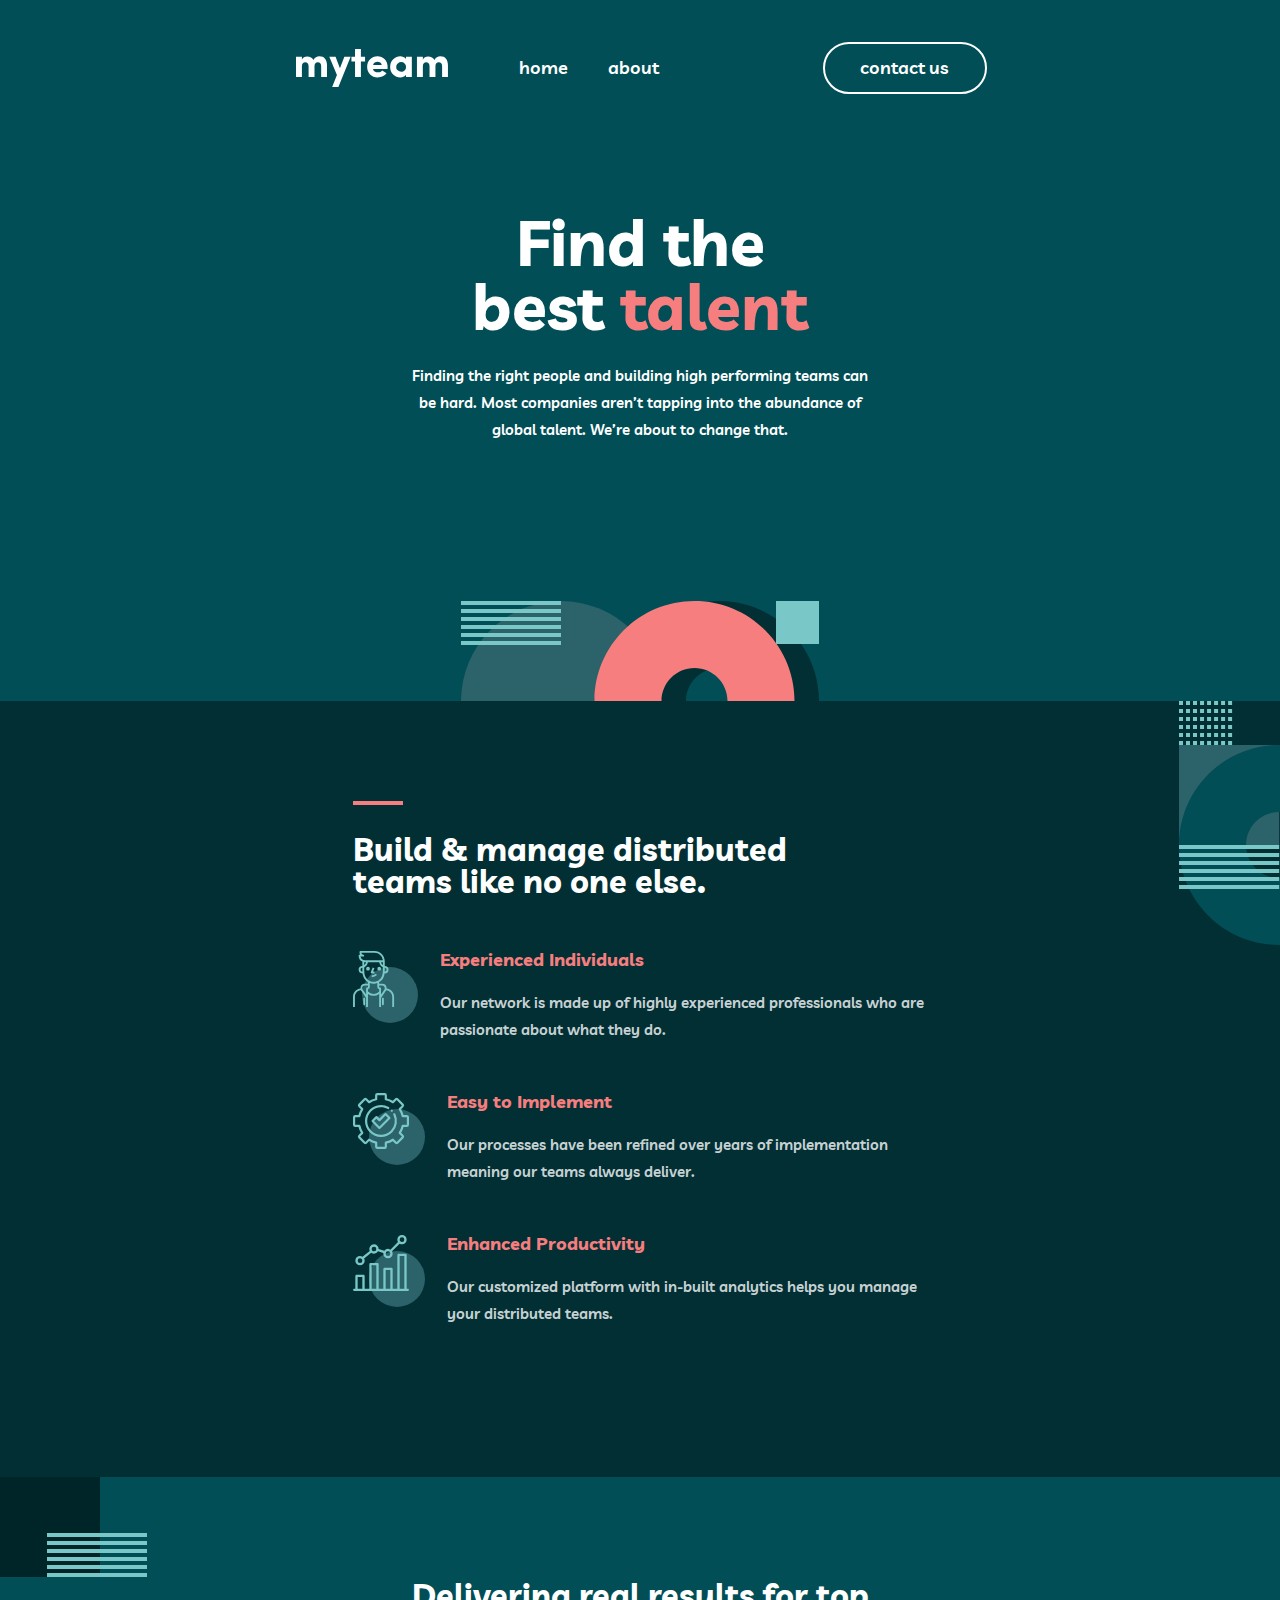
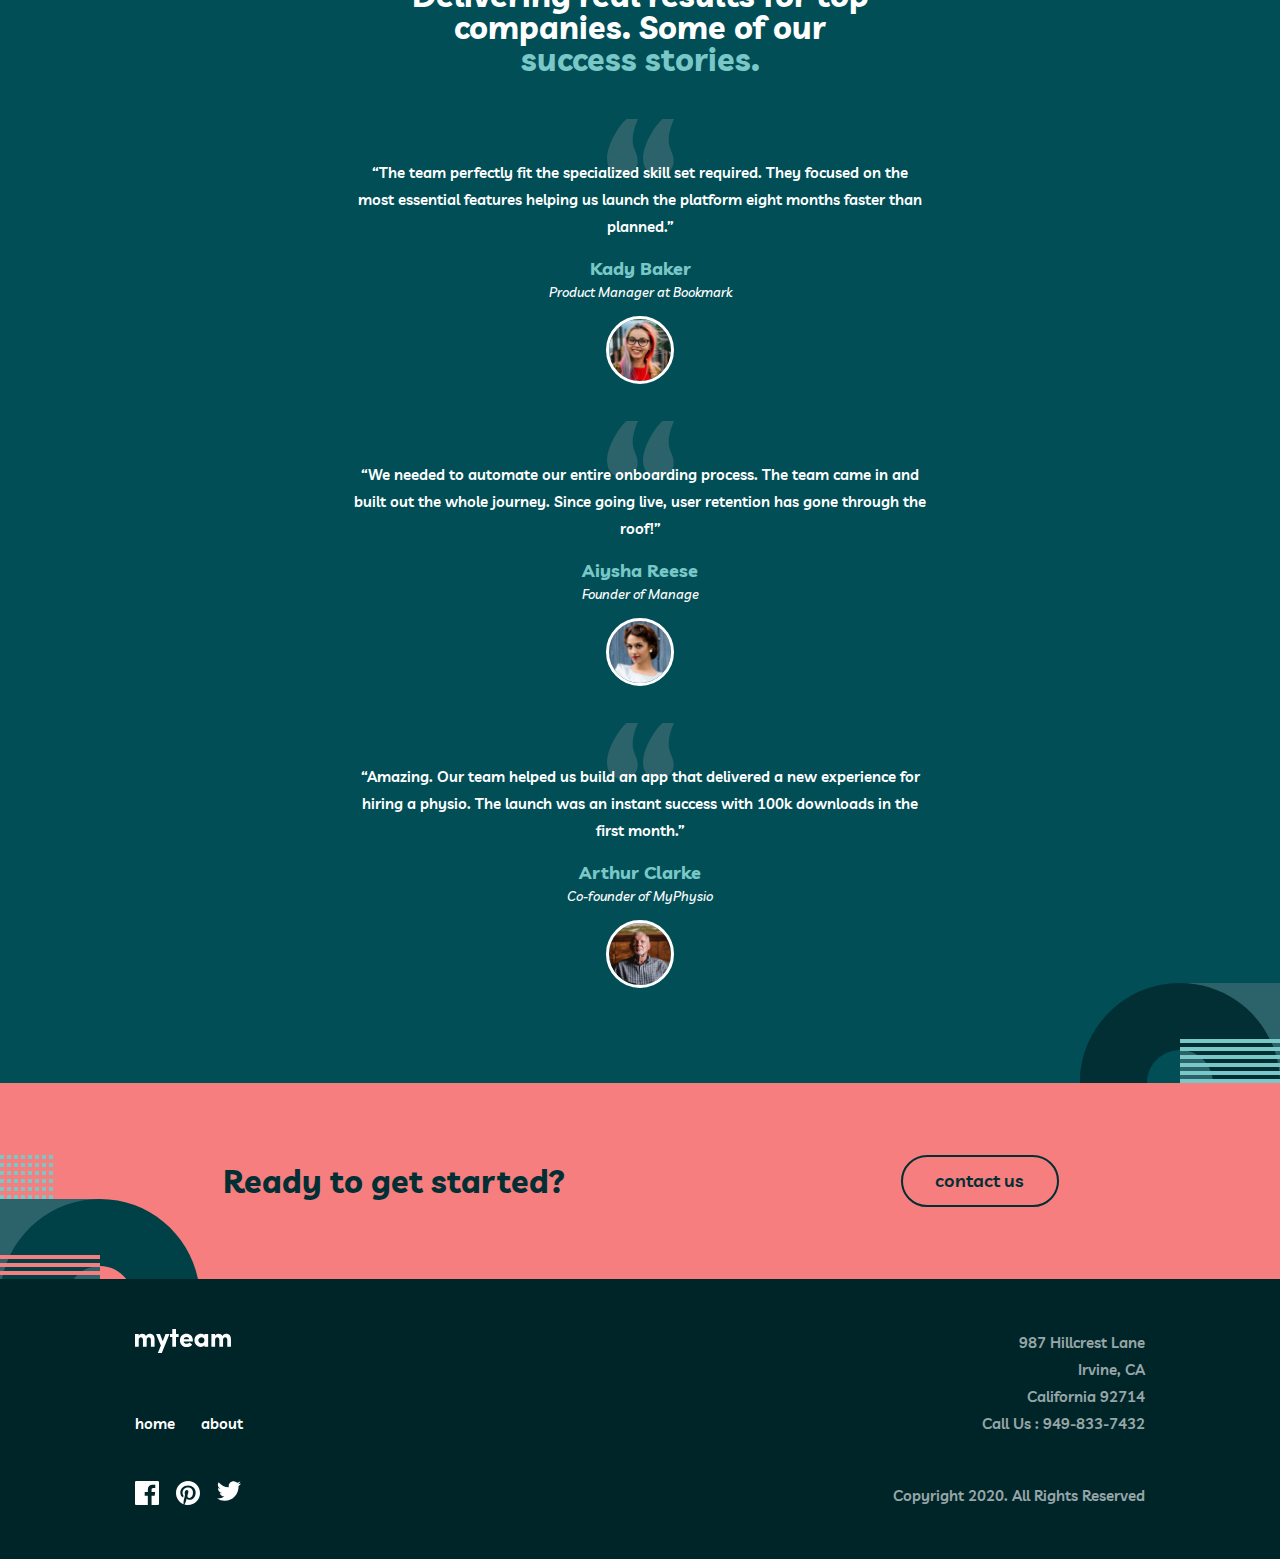
<file: index.html>
<!DOCTYPE html>
<html lang="en">
    <head>
      <meta charset="utf-8">
      <meta name="description" content="Exercise Frontend Mentor, myteam website challenge - Homepage">
      <meta name="viewport" content="width=device-width, initial-scale=1.0">
      <link rel="icon" type="image/png" sizes="32x32" href="./assets/favicon-32x32.png">
      <link rel="preconnect" href="https://fonts.googleapis.com">
      <link rel="preconnect" href="https://fonts.gstatic.com" crossorigin>
      <link href="https://fonts.googleapis.com/css2?family=Livvic:ital,wght@0,100;0,200;0,300;0,400;0,500;0,600;0,700;0,900;1,100;1,200;1,300;1,400;1,500;1,600;1,700;1,900&display=swap" rel="stylesheet">  
      <link href="styles.css" rel="stylesheet" type="text/css">
      <title>Frontend Mentor | myteam website challenge - Homepage</title>
    </head>
    <body>

      <div class="background"></div>

      <header class="container-header">

        <div class="container-menu">

          <img class="logo-header" src="./assets/logo.svg" alt="myteam logo">
          <button class="button button-menu"><img src="./assets/icon-hamburger.svg" alt="menu"></button>

          <nav class="menu">
            <ul class="list list-menu livvic-semiBold">
              <li class="li-menu"><a href="./index.html">home</a></li>
              <li class="li-menu"><a href="./about.html">about</a></li>
              <!-- <li class="li-menu"><button class="button button">contact us</button></li> -->
              <li class="li-menu"><a href="./contact.html" class="button-contact livvic-semiBold">contact us</a></li>
            </ul>
          </nav>          

        </div>

      </header>  
  

      <main class="main-container">

        <header class="main-header">

          <div class="container-main-header">
            <div class="line-header"></div>
            <h1 class="main-title livvic-Bold">Find the<br> best <span>talent</span></h1>
            <p class="text livvic-semiBold">Finding the right people and building high performing teams can 
            be hard. Most companies aren’t tapping into the abundance of global 
            talent. We’re about to change that.</p>     
          </div>

        </header>


        <article class="article-feature">

          <div class="container-article-feature">

            <div class="line-feature"></div>

            <h2 class="article-feature-title livvic-Bold">Build & manage distributed teams like no one else.</h2>

            <div class="display-section-feature-desktop">

              <section class="feature">
                <img class="feature-image" src="./assets/icon-person.svg" alt="person">
                <h3 class="feature-title livvic-Bold">Experienced Individuals</h3>
                <p class="text livvic-semiBold">Our network is made up of highly experienced professionals who are 
                passionate about what they do.</p>
              </section>

              <section class="feature">
                <img class="feature-image" src="./assets/icon-cog.svg" alt="cog">
                <h3 class="feature-title livvic-Bold">Easy to Implement</h3>
                <p class="text livvic-semiBold">Our processes have been refined over years of implementation meaning 
                our teams always deliver.</p>
              </section>

              <section class="feature">
                <img class="feature-image" src="./assets/icon-chart.svg" alt="chart">
                <h3 class="feature-title livvic-Bold">Enhanced Productivity</h3>
                <p class="text livvic-semiBold">Our customized platform with in-built analytics helps you manage your 
                distributed teams.</p>
              </section>

            </div>

          </div>

        </article>


        <article class="article-testimony">

          <div class="container-article-testimony">

            <h2 class="article-testimony-title livvic-Bold">Delivering real results for top companies. Some of our <span>success stories.</span></h2>

            <section class="testimony">
              <p class="text livvic-semiBold">“The team perfectly fit the specialized skill set required. They focused 
              on the most essential features helping us launch the platform eight months 
              faster than planned.”</p>
              <h4 class="title livvic-Bold">Kady Baker
              <span>Product Manager at Bookmark</span></h4>
              <img src="./assets/avatar-kady.jpg" alt="person" class="testimony-image">
            </section>

            <section class="testimony">
              <p class="text livvic-semiBold">“We needed to automate our entire onboarding process. The team came in and 
              built out the whole journey. Since going live, user retention has gone 
              through the roof!”</p>
              <h4 class="title livvic-Bold">Aiysha Reese
              <span>Founder of Manage</span></h4>
              <img src="./assets/avatar-aiysha.jpg" alt="person" class="testimony-image">
            </section>

            <section class="testimony">
              <p class="text livvic-semiBold">“Amazing. Our team helped us build an app that delivered a new experience for 
              hiring a physio. The launch was an instant success with 100k downloads in the 
              first month.”</p>
              <h4 class="title livvic-Bold">Arthur Clarke
              <span>Co-founder of MyPhysio</span></h4>
              <img  src="./assets/avatar-arthur.jpg" alt="person" class="testimony-image">
            </section>

          </div>            

        </article>

        <section class="ready">
          <div class="ready-container">
            <h2 class="ready-title livvic-Bold">Ready to get started?</h2>
            <a href="./contact.html" class="button-contact livvic-semiBold">contact us</a>        
          </div>
        </section>

      </main>
    

      <footer class="footer">

        <div class="container-footer">

          <img src="./assets/logo.svg" alt="" class="logo">

          <ul class="list list-footer livvic-semiBold">
            <li class="li-footer"><a href="index.html">home</a></li>
            <li class="li-footer"><a href="about.html">about</a></li>
          </ul>

          <address class="livvic-semiBold">
            <p class="text">987  Hillcrest Lane</p>
            <p class="text">Irvine, CA</p>
            <p class="text">California 92714</p>
            <p class="text">Call Us : 949-833-7432</p>
          </address>

          <ul class="list list-logo">

            <li class="li-logo"><svg xmlns="http://www.w3.org/2000/svg" width="24" height="24">
                                  <path d="M22.675 0H1.325C.593 0 0 .593 0 1.325v21.351C0 23.407.593 24 1.325 24H12.82v-9.294H9.692v-3.622h3.128V8.413c0-3.1 1.893-4.788 4.659-4.788 1.325 0 2.463.099 2.795.143v3.24l-1.918.001c-1.504 0-1.795.715-1.795 1.763v2.313h3.587l-.467 3.622h-3.12V24h6.116c.73 0 1.323-.593 1.323-1.325V1.325C24 .593 23.407 0 22.675 0z"/>
                                </svg></li>
            <li class="li-logo"><svg xmlns="http://www.w3.org/2000/svg" width="24" height="24">
                                  <path d="M12 0C5.373 0 0 5.372 0 12c0 5.084 3.163 9.426 7.627 11.174-.105-.949-.2-2.405.042-3.441.218-.937 1.407-5.965 1.407-5.965s-.359-.719-.359-1.782c0-1.668.967-2.914 2.171-2.914 1.023 0 1.518.769 1.518 1.69 0 1.029-.655 2.568-.994 3.995-.283 1.194.599 2.169 1.777 2.169 2.133 0 3.772-2.249 3.772-5.495 0-2.873-2.064-4.882-5.012-4.882-3.414 0-5.418 2.561-5.418 5.207 0 1.031.397 2.138.893 2.738a.36.36 0 01.083.345l-.333 1.36c-.053.22-.174.267-.402.161-1.499-.698-2.436-2.889-2.436-4.649 0-3.785 2.75-7.262 7.929-7.262 4.163 0 7.398 2.967 7.398 6.931 0 4.136-2.607 7.464-6.227 7.464-1.216 0-2.359-.631-2.75-1.378l-.748 2.853c-.271 1.043-1.002 2.35-1.492 3.146C9.57 23.812 10.763 24 12 24c6.627 0 12-5.373 12-12 0-6.628-5.373-12-12-12z"/>
                                </svg></li>
            <li class="li-logo"><svg xmlns="http://www.w3.org/2000/svg" width="24" height="20">
                                  <path d="M24 2.557a9.83 9.83 0 01-2.828.775A4.932 4.932 0 0023.337.608a9.864 9.864 0 01-3.127 1.195A4.916 4.916 0 0016.616.248c-3.179 0-5.515 2.966-4.797 6.045A13.978 13.978 0 011.671 1.149a4.93 4.93 0 001.523 6.574 4.903 4.903 0 01-2.229-.616c-.054 2.281 1.581 4.415 3.949 4.89a4.935 4.935 0 01-2.224.084 4.928 4.928 0 004.6 3.419A9.9 9.9 0 010 17.54a13.94 13.94 0 007.548 2.212c9.142 0 14.307-7.721 13.995-14.646A10.025 10.025 0 0024 2.557z"/>
                                </svg></li>
                                
          </ul>

          <p class="text copyright livvic-semiBold">Copyright 2020. All Rights Reserved</p>

        </div>

      </footer>


    <script src="./script.js"></script>

    </body>
</html>
</file>
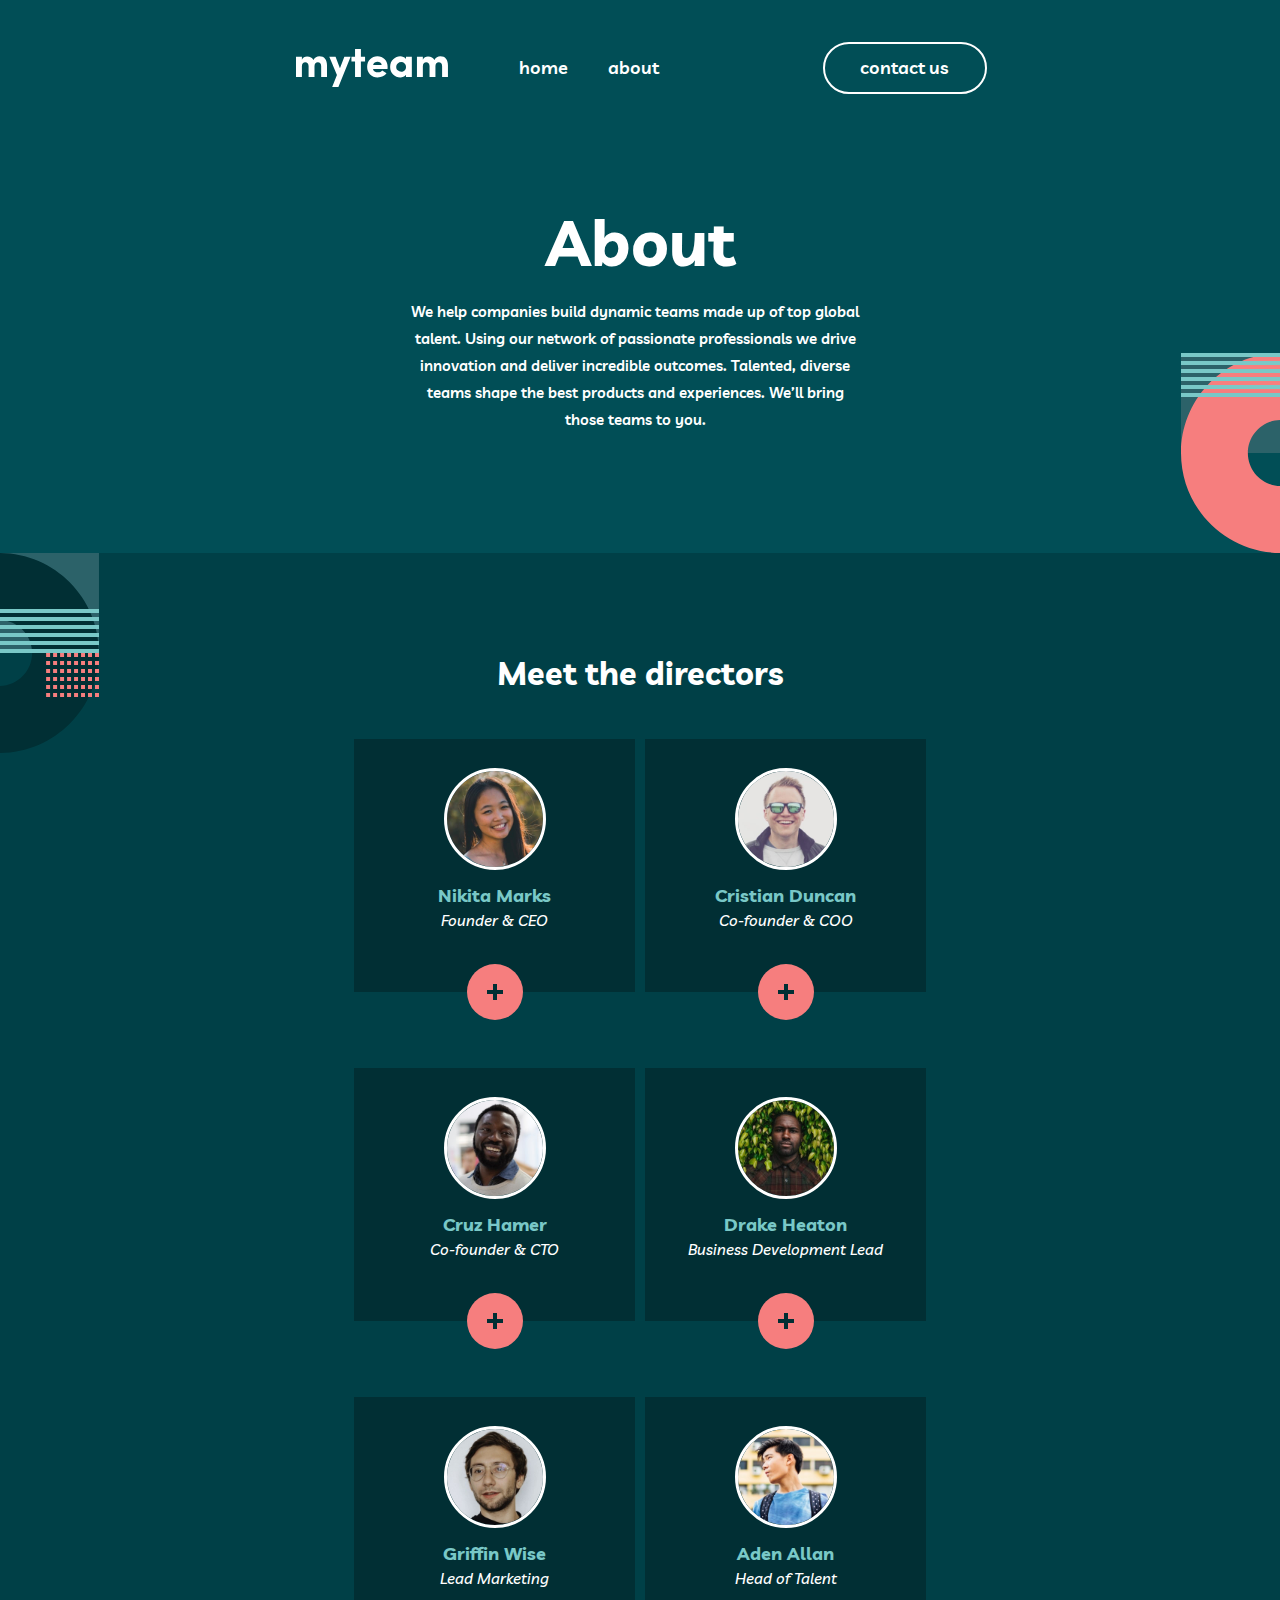
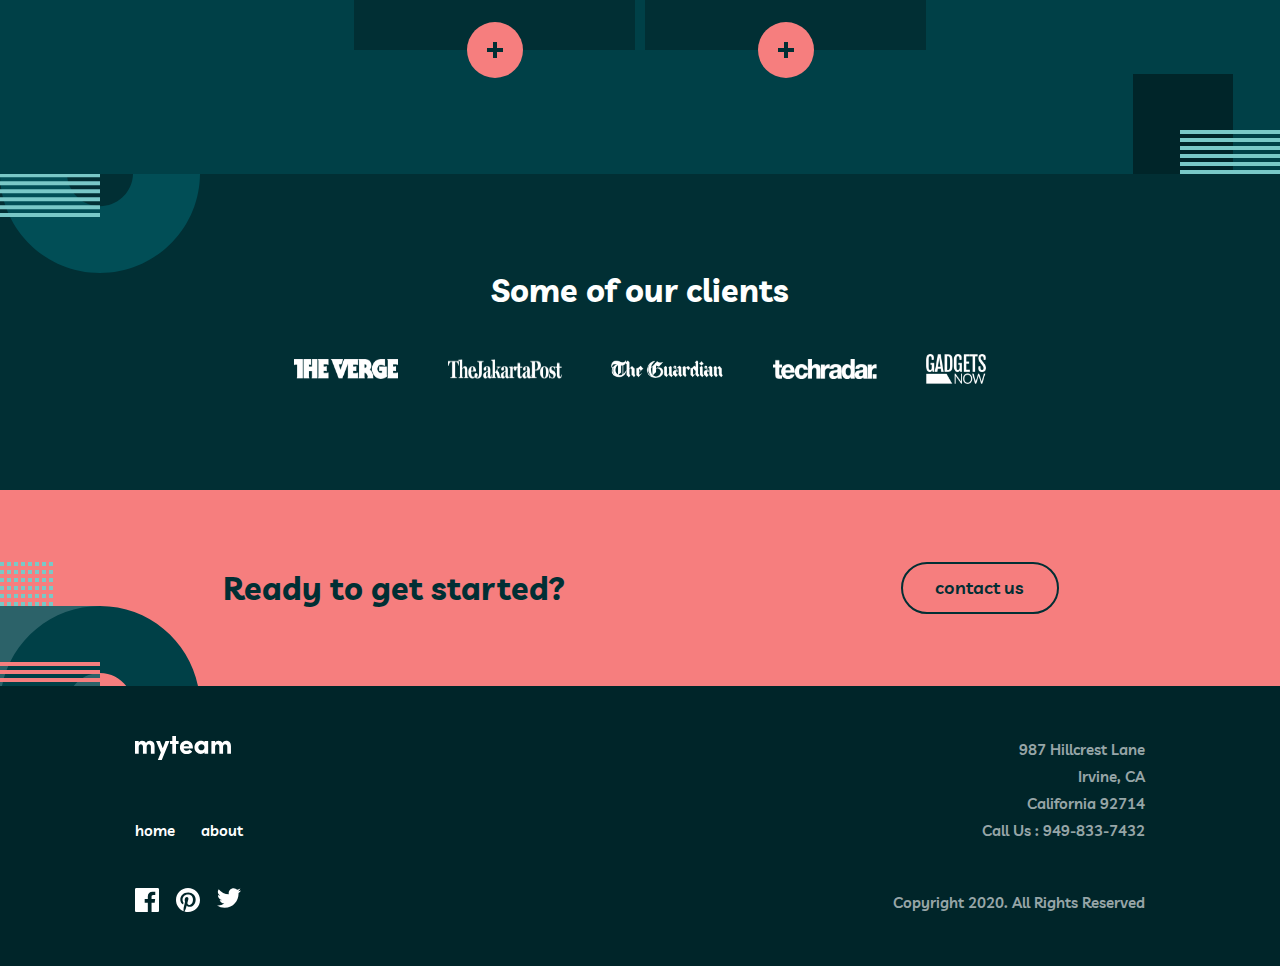
<file: about.html>
<!DOCTYPE html>
<html lang="en">
  <head>
    <meta charset="utf-8">
    <meta name="description" content="Exercise Frontend Mentor, myteam website challenge - About">
    <meta name="viewport" content="width=device-width, initial-scale=1.0">
    <link rel="icon" type="image/png" sizes="32x32" href="./assets/favicon-32x32.png">
    <link rel="preconnect" href="https://fonts.googleapis.com">
    <link rel="preconnect" href="https://fonts.gstatic.com" crossorigin>
    <link href="https://fonts.googleapis.com/css2?family=Livvic:ital,wght@0,100;0,200;0,300;0,400;0,500;0,600;0,700;0,900;1,100;1,200;1,300;1,400;1,500;1,600;1,700;1,900&display=swap" rel="stylesheet">  
    <link href="styles.css" rel="stylesheet" type="text/css">
    <title>Frontend Mentor | myteam website challenge - About</title>
  </head>
  <body class="about">

    <div class="background"></div>

    <header class="container-header">

      <div class="container-menu">
        <img class="logo-header" src="./assets/logo.svg" alt="myteam logo">
        <button class="button button-menu"><img src="./assets/icon-hamburger.svg" alt="menu"></button>
        <nav class="menu">
          <ul class="list list-menu livvic-semiBold">
            <li class="li-menu"><a href="./index.html">home</a></li>
            <li class="li-menu"><a href="./about.html">about</a></li>
            <li class="li-menu"><a href="./contact.html" class="button-contact">contact us</a></li>
          </ul>
        </nav>         
      </div>

    </header>


    <main class="main-container">

      <header class="main-header">
        <div class="container-main-header">
            <div class="line-header"></div>
          <h1 class="main-title livvic-Bold">About</h1>
          <p class="text livvic-semiBold">We help companies build dynamic teams made up of top global talent. 
          Using our network of passionate professionals we drive innovation 
          and deliver incredible outcomes. Talented, diverse teams shape the 
          best products and experiences. We’ll bring those teams to you.</p>     
        </div>
      </header>

      <article class="team">

        <h2 class="title-article livvic-Bold">Meet the directors</h2>

        <div class="container-member">

          <section class="member">
            <div class="container-member-avatar">
              <img src="./assets/avatar-nikita.jpg" alt="" class="image-member">
              <h3 class="title-member livvic-Bold">Nikita Marks
              <span class="">Founder & CEO</span></h3>
            </div>
            <div class="container-member-text">
              <h3 class="title-member livvic-Bold">Nikita Marks</h3>
              <p class="text livvic-semiBold">“It always amazes me how much talent there is in every corner of the globe.”</p>
              <ul class="list list-logo">
                <li class="li-logo"><svg xmlns="http://www.w3.org/2000/svg" width="24" height="20"><path d="M24 2.557a9.83 9.83 0 01-2.828.775A4.932 4.932 0 0023.337.608a9.864 9.864 0 01-3.127 1.195A4.916 4.916 0 0016.616.248c-3.179 0-5.515 2.966-4.797 6.045A13.978 13.978 0 011.671 1.149a4.93 4.93 0 001.523 6.574 4.903 4.903 0 01-2.229-.616c-.054 2.281 1.581 4.415 3.949 4.89a4.935 4.935 0 01-2.224.084 4.928 4.928 0 004.6 3.419A9.9 9.9 0 010 17.54a13.94 13.94 0 007.548 2.212c9.142 0 14.307-7.721 13.995-14.646A10.025 10.025 0 0024 2.557z"/></svg></li>
                <li class="li-logo"><svg xmlns="http://www.w3.org/2000/svg" width="20" height="20"><path d="M18 0H2C.9 0 0 .9 0 2v16c0 1.1.9 2 2 2h16c1.1 0 2-.9 2-2V2c0-1.1-.9-2-2-2zM6 17H3V8h3v9zM4.5 6.3c-1 0-1.8-.8-1.8-1.8s.8-1.8 1.8-1.8 1.8.8 1.8 1.8-.8 1.8-1.8 1.8zM17 17h-3v-5.3c0-.8-.7-1.5-1.5-1.5s-1.5.7-1.5 1.5V17H8V8h3v1.2c.5-.8 1.6-1.4 2.5-1.4 1.9 0 3.5 1.6 3.5 3.5V17z"/></svg></li>
              </ul>
            </div>
            <button class="button button-info"><svg xmlns="http://www.w3.org/2000/svg" width="16" height="16"><path fill="#012F34" fill-rule="evenodd" d="M10 0v5.999L16 6v4h-6v6H6v-6H0V6h6V0h4z"/></svg></button>
          </section>

          <section class="member">
            <div class="container-member-avatar">
              <img src="./assets/avatar-christian.jpg" alt="" class="image-member">
              <h3 class="title-member livvic-Bold">Cristian Duncan
              <span>Co-founder & COO</span></h3>
            </div>
            <div class="container-member-text">
              <h3 class="title-member livvic-Bold">Cristian Duncan</h3>
              <p class="text livvic-semiBold">“Distributed teams required unique processes. You need to approach work in a new way.”</p>
              <ul class="list list-logo">
                <li class="li-logo"><svg xmlns="http://www.w3.org/2000/svg" width="24" height="20"><path d="M24 2.557a9.83 9.83 0 01-2.828.775A4.932 4.932 0 0023.337.608a9.864 9.864 0 01-3.127 1.195A4.916 4.916 0 0016.616.248c-3.179 0-5.515 2.966-4.797 6.045A13.978 13.978 0 011.671 1.149a4.93 4.93 0 001.523 6.574 4.903 4.903 0 01-2.229-.616c-.054 2.281 1.581 4.415 3.949 4.89a4.935 4.935 0 01-2.224.084 4.928 4.928 0 004.6 3.419A9.9 9.9 0 010 17.54a13.94 13.94 0 007.548 2.212c9.142 0 14.307-7.721 13.995-14.646A10.025 10.025 0 0024 2.557z"/></svg></li>
                <li class="li-logo"><svg xmlns="http://www.w3.org/2000/svg" width="20" height="20"><path d="M18 0H2C.9 0 0 .9 0 2v16c0 1.1.9 2 2 2h16c1.1 0 2-.9 2-2V2c0-1.1-.9-2-2-2zM6 17H3V8h3v9zM4.5 6.3c-1 0-1.8-.8-1.8-1.8s.8-1.8 1.8-1.8 1.8.8 1.8 1.8-.8 1.8-1.8 1.8zM17 17h-3v-5.3c0-.8-.7-1.5-1.5-1.5s-1.5.7-1.5 1.5V17H8V8h3v1.2c.5-.8 1.6-1.4 2.5-1.4 1.9 0 3.5 1.6 3.5 3.5V17z"/></svg></li>
              </ul>
            </div>
            <button class="button button-info"><svg xmlns="http://www.w3.org/2000/svg" width="16" height="16"><path fill="#012F34" fill-rule="evenodd" d="M10 0v5.999L16 6v4h-6v6H6v-6H0V6h6V0h4z"/></svg></button>
          </section>

          <section class="member">
            <div class="container-member-avatar">
              <img src="./assets/avatar-cruz.jpg" alt="" class="image-member">
              <h3 class="title-member livvic-Bold">Cruz Hamer
              <span>Co-founder & CTO</span></h3>
            </div>
            <div class="container-member-text">
              <h3 class="title-member livvic-Bold">Cruz Hamer</h3>
              <p class="text livvic-semiBold">“Technology is at the forefront of enabling distributed teams. That's where we come in.”</p>
              <ul class="list list-logo">
                <li class="li-logo"><svg xmlns="http://www.w3.org/2000/svg" width="24" height="20"><path d="M24 2.557a9.83 9.83 0 01-2.828.775A4.932 4.932 0 0023.337.608a9.864 9.864 0 01-3.127 1.195A4.916 4.916 0 0016.616.248c-3.179 0-5.515 2.966-4.797 6.045A13.978 13.978 0 011.671 1.149a4.93 4.93 0 001.523 6.574 4.903 4.903 0 01-2.229-.616c-.054 2.281 1.581 4.415 3.949 4.89a4.935 4.935 0 01-2.224.084 4.928 4.928 0 004.6 3.419A9.9 9.9 0 010 17.54a13.94 13.94 0 007.548 2.212c9.142 0 14.307-7.721 13.995-14.646A10.025 10.025 0 0024 2.557z"/></svg></li>
                <li class="li-logo"><svg xmlns="http://www.w3.org/2000/svg" width="20" height="20"><path d="M18 0H2C.9 0 0 .9 0 2v16c0 1.1.9 2 2 2h16c1.1 0 2-.9 2-2V2c0-1.1-.9-2-2-2zM6 17H3V8h3v9zM4.5 6.3c-1 0-1.8-.8-1.8-1.8s.8-1.8 1.8-1.8 1.8.8 1.8 1.8-.8 1.8-1.8 1.8zM17 17h-3v-5.3c0-.8-.7-1.5-1.5-1.5s-1.5.7-1.5 1.5V17H8V8h3v1.2c.5-.8 1.6-1.4 2.5-1.4 1.9 0 3.5 1.6 3.5 3.5V17z"/></svg></li>
              </ul>
            </div>
            <button class="button button-info"><svg xmlns="http://www.w3.org/2000/svg" width="16" height="16"><path fill="#012F34" fill-rule="evenodd" d="M10 0v5.999L16 6v4h-6v6H6v-6H0V6h6V0h4z"/></svg></button>
          </section>

          <section class="member">
            <div class="container-member-avatar">
              <img src="./assets/avatar-drake.jpg" alt="" class="image-member">
              <h3 class="title-member livvic-Bold">Drake Heaton
              <span>Business Development Lead</span></h3>
            </div>
            <div class="container-member-text">
              <h3 class="title-member livvic-Bold">Drake Heaton</h3>
              <p class="text livvic-semiBold">“Hiring similar people from similar backgrounds is a surefire way to stunt innovation.”</p>
              <ul class="list list-logo">
                <li class="li-logo"><svg xmlns="http://www.w3.org/2000/svg" width="24" height="20"><path d="M24 2.557a9.83 9.83 0 01-2.828.775A4.932 4.932 0 0023.337.608a9.864 9.864 0 01-3.127 1.195A4.916 4.916 0 0016.616.248c-3.179 0-5.515 2.966-4.797 6.045A13.978 13.978 0 011.671 1.149a4.93 4.93 0 001.523 6.574 4.903 4.903 0 01-2.229-.616c-.054 2.281 1.581 4.415 3.949 4.89a4.935 4.935 0 01-2.224.084 4.928 4.928 0 004.6 3.419A9.9 9.9 0 010 17.54a13.94 13.94 0 007.548 2.212c9.142 0 14.307-7.721 13.995-14.646A10.025 10.025 0 0024 2.557z"/></svg></li>
                <li class="li-logo"><svg xmlns="http://www.w3.org/2000/svg" width="20" height="20"><path d="M18 0H2C.9 0 0 .9 0 2v16c0 1.1.9 2 2 2h16c1.1 0 2-.9 2-2V2c0-1.1-.9-2-2-2zM6 17H3V8h3v9zM4.5 6.3c-1 0-1.8-.8-1.8-1.8s.8-1.8 1.8-1.8 1.8.8 1.8 1.8-.8 1.8-1.8 1.8zM17 17h-3v-5.3c0-.8-.7-1.5-1.5-1.5s-1.5.7-1.5 1.5V17H8V8h3v1.2c.5-.8 1.6-1.4 2.5-1.4 1.9 0 3.5 1.6 3.5 3.5V17z"/></svg></li>
              </ul>
            </div>
            <button class="button button-info"><svg xmlns="http://www.w3.org/2000/svg" width="16" height="16"><path fill="#012F34" fill-rule="evenodd" d="M10 0v5.999L16 6v4h-6v6H6v-6H0V6h6V0h4z"/></svg></button>
          </section>

          <section class="member">
            <div class="container-member-avatar">
              <img src="./assets/avatar-griffin.jpg" alt="" class="image-member">
              <h3 class="title-member livvic-Bold">Griffin Wise
              <span>Lead Marketing</span></h3>
            </div>
            <div class="container-member-text">
              <h3 class="title-member livvic-Bold">Griffin Wise</h3>
              <p class="text livvic-semiBold">“Unique perspectives shape unique products, which is what you need to survive these days.”</p>
              <ul class="list list-logo">
                <li class="li-logo"><svg xmlns="http://www.w3.org/2000/svg" width="24" height="20"><path d="M24 2.557a9.83 9.83 0 01-2.828.775A4.932 4.932 0 0023.337.608a9.864 9.864 0 01-3.127 1.195A4.916 4.916 0 0016.616.248c-3.179 0-5.515 2.966-4.797 6.045A13.978 13.978 0 011.671 1.149a4.93 4.93 0 001.523 6.574 4.903 4.903 0 01-2.229-.616c-.054 2.281 1.581 4.415 3.949 4.89a4.935 4.935 0 01-2.224.084 4.928 4.928 0 004.6 3.419A9.9 9.9 0 010 17.54a13.94 13.94 0 007.548 2.212c9.142 0 14.307-7.721 13.995-14.646A10.025 10.025 0 0024 2.557z"/></svg></li>
                <li class="li-logo"><svg xmlns="http://www.w3.org/2000/svg" width="20" height="20"><path d="M18 0H2C.9 0 0 .9 0 2v16c0 1.1.9 2 2 2h16c1.1 0 2-.9 2-2V2c0-1.1-.9-2-2-2zM6 17H3V8h3v9zM4.5 6.3c-1 0-1.8-.8-1.8-1.8s.8-1.8 1.8-1.8 1.8.8 1.8 1.8-.8 1.8-1.8 1.8zM17 17h-3v-5.3c0-.8-.7-1.5-1.5-1.5s-1.5.7-1.5 1.5V17H8V8h3v1.2c.5-.8 1.6-1.4 2.5-1.4 1.9 0 3.5 1.6 3.5 3.5V17z"/></svg></li>
              </ul>
            </div>
            <button class="button button-info"><svg xmlns="http://www.w3.org/2000/svg" width="16" height="16"><path fill="#012F34" fill-rule="evenodd" d="M10 0v5.999L16 6v4h-6v6H6v-6H0V6h6V0h4z"/></svg></button>
          </section>

          <section class="member">
            <div class="container-member-avatar">
              <img src="./assets/avatar-aden.jpg" alt="" class="image-member">
              <h3 class="title-member livvic-Bold">Aden Allan
              <span>Head of Talent</span></h3>
            </div>
            <div class="container-member-text">
              <h3 class="title-member livvic-Bold">Aden Allan</h3>
              <p class="text livvic-semiBold">“Empowered teams create truly amazing products. Set the north star and let them follow it.”</p>
              <ul class="list list-logo">
                <li class="li-logo"><svg xmlns="http://www.w3.org/2000/svg" width="24" height="20"><path d="M24 2.557a9.83 9.83 0 01-2.828.775A4.932 4.932 0 0023.337.608a9.864 9.864 0 01-3.127 1.195A4.916 4.916 0 0016.616.248c-3.179 0-5.515 2.966-4.797 6.045A13.978 13.978 0 011.671 1.149a4.93 4.93 0 001.523 6.574 4.903 4.903 0 01-2.229-.616c-.054 2.281 1.581 4.415 3.949 4.89a4.935 4.935 0 01-2.224.084 4.928 4.928 0 004.6 3.419A9.9 9.9 0 010 17.54a13.94 13.94 0 007.548 2.212c9.142 0 14.307-7.721 13.995-14.646A10.025 10.025 0 0024 2.557z"/></svg></li>
                <li class="li-logo"><svg xmlns="http://www.w3.org/2000/svg" width="20" height="20"><path d="M18 0H2C.9 0 0 .9 0 2v16c0 1.1.9 2 2 2h16c1.1 0 2-.9 2-2V2c0-1.1-.9-2-2-2zM6 17H3V8h3v9zM4.5 6.3c-1 0-1.8-.8-1.8-1.8s.8-1.8 1.8-1.8 1.8.8 1.8 1.8-.8 1.8-1.8 1.8zM17 17h-3v-5.3c0-.8-.7-1.5-1.5-1.5s-1.5.7-1.5 1.5V17H8V8h3v1.2c.5-.8 1.6-1.4 2.5-1.4 1.9 0 3.5 1.6 3.5 3.5V17z"/></svg></li>
              </ul>
            </div>
            <button class="button button-info"><svg xmlns="http://www.w3.org/2000/svg" width="16" height="16"><path fill="#012F34" fill-rule="evenodd" d="M10 0v5.999L16 6v4h-6v6H6v-6H0V6h6V0h4z"/></svg></button>
          </section>

        </div>

      </article>

      <article class="clients">

        <h2 class="title-article livvic-Bold">Some of our clients</h2>

        <div class="container-clients-logo">

          <div class="container-logo-client">
            <img src="./assets/logo-the-verge.png" alt="logothe-verge" class="client-image">
          </div>

          <div class="container-logo-client">
            <img src="./assets/logo-jakarta-post.png" alt="logo jakarta-post" class="client-image">
          </div>

          <div class="container-logo-client">
            <img src="./assets/logo-the-guardian.png" alt="logo the-guardian" class="client-image">
          </div>

          <div class="container-logo-client">
            <img src="./assets/logo-tech-radar.png" alt="logo tech-radar" class="client-image">
          </div>

          <div class="container-logo-client">
            <img src="./assets/logo-gadgets-now.png" alt="logo gadgets-now" class="client-image">
          </div>   

        </div>

      </article>

      <section class="ready">
        <div class="ready-container">
          <h2 class="ready-title livvic-Bold">Ready to get started?</h2>
          <a href="./contact.html" class="button-contact livvic-semiBold">contact us</a>            
        </div>
      </section>

    </main>
  

    <footer class="footer">

      <div class="container-footer">

        <img src="./assets/logo.svg" alt="" class="logo">

        <ul class="list list-footer livvic-semiBold">
          <li class="li-footer"><a href="index.html">home</a></li>
          <li class="li-footer"><a href="about.html">about</a></li>
        </ul>

        <address class="livvic-semiBold">
          <p class="text">987  Hillcrest Lane</p>
          <p class="text">Irvine, CA</p>
          <p class="text">California 92714</p>
          <p class="text">Call Us : 949-833-7432</p>
        </address>

        <ul class="list list-logo">
          <li class="li-logo"><svg xmlns="http://www.w3.org/2000/svg" width="24" height="24">
                                <path d="M22.675 0H1.325C.593 0 0 .593 0 1.325v21.351C0 23.407.593 24 1.325 24H12.82v-9.294H9.692v-3.622h3.128V8.413c0-3.1 1.893-4.788 4.659-4.788 1.325 0 2.463.099 2.795.143v3.24l-1.918.001c-1.504 0-1.795.715-1.795 1.763v2.313h3.587l-.467 3.622h-3.12V24h6.116c.73 0 1.323-.593 1.323-1.325V1.325C24 .593 23.407 0 22.675 0z"/>
                              </svg></li>
          <li class="li-logo"><svg xmlns="http://www.w3.org/2000/svg" width="24" height="24">
                                <path d="M12 0C5.373 0 0 5.372 0 12c0 5.084 3.163 9.426 7.627 11.174-.105-.949-.2-2.405.042-3.441.218-.937 1.407-5.965 1.407-5.965s-.359-.719-.359-1.782c0-1.668.967-2.914 2.171-2.914 1.023 0 1.518.769 1.518 1.69 0 1.029-.655 2.568-.994 3.995-.283 1.194.599 2.169 1.777 2.169 2.133 0 3.772-2.249 3.772-5.495 0-2.873-2.064-4.882-5.012-4.882-3.414 0-5.418 2.561-5.418 5.207 0 1.031.397 2.138.893 2.738a.36.36 0 01.083.345l-.333 1.36c-.053.22-.174.267-.402.161-1.499-.698-2.436-2.889-2.436-4.649 0-3.785 2.75-7.262 7.929-7.262 4.163 0 7.398 2.967 7.398 6.931 0 4.136-2.607 7.464-6.227 7.464-1.216 0-2.359-.631-2.75-1.378l-.748 2.853c-.271 1.043-1.002 2.35-1.492 3.146C9.57 23.812 10.763 24 12 24c6.627 0 12-5.373 12-12 0-6.628-5.373-12-12-12z"/>
                              </svg></li>
          <li class="li-logo"><svg xmlns="http://www.w3.org/2000/svg" width="24" height="20">
                                <path d="M24 2.557a9.83 9.83 0 01-2.828.775A4.932 4.932 0 0023.337.608a9.864 9.864 0 01-3.127 1.195A4.916 4.916 0 0016.616.248c-3.179 0-5.515 2.966-4.797 6.045A13.978 13.978 0 011.671 1.149a4.93 4.93 0 001.523 6.574 4.903 4.903 0 01-2.229-.616c-.054 2.281 1.581 4.415 3.949 4.89a4.935 4.935 0 01-2.224.084 4.928 4.928 0 004.6 3.419A9.9 9.9 0 010 17.54a13.94 13.94 0 007.548 2.212c9.142 0 14.307-7.721 13.995-14.646A10.025 10.025 0 0024 2.557z"/>
                              </svg></li>          
        </ul>
        <p class="text copyright livvic-semiBold">Copyright 2020. All Rights Reserved</p>

      </div>

    </footer>

  <script src="./script.js"></script>

  </body>
</html>
</file>
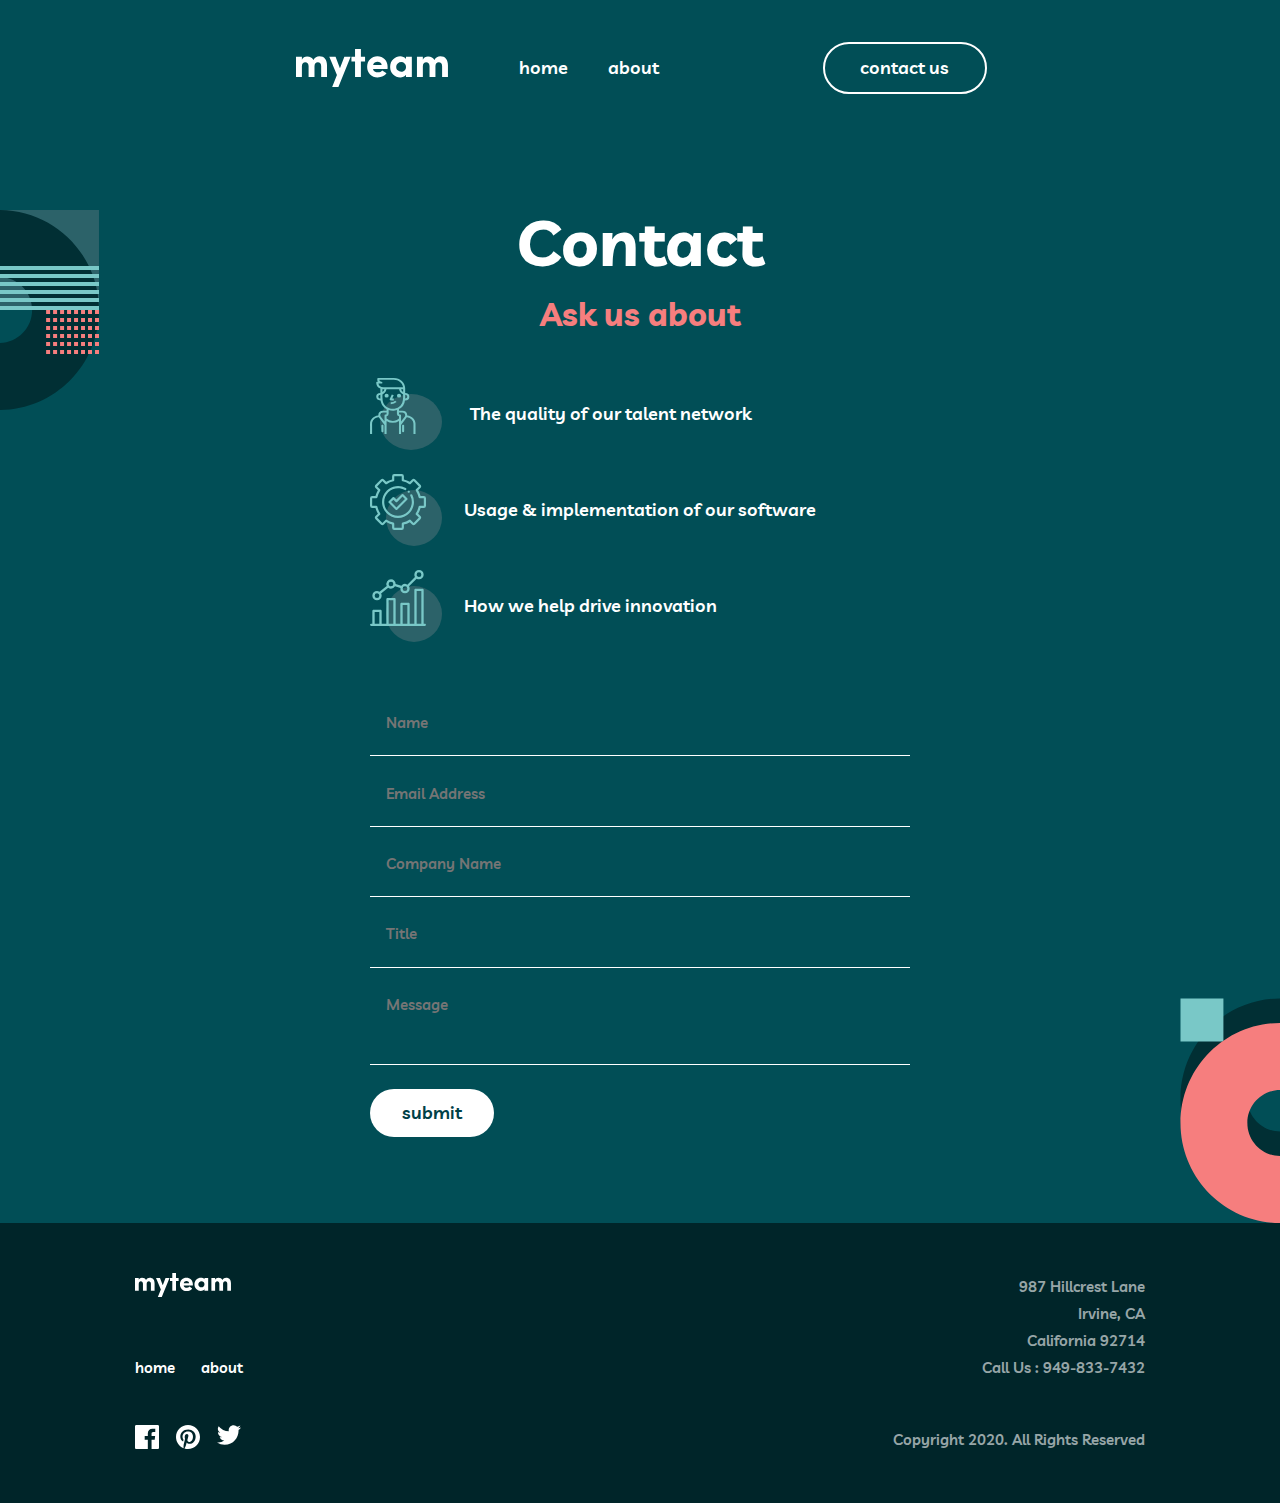
<file: contact.html>
<!DOCTYPE html>
<html lang="en">
  <head>
    <meta charset="utf-8">
    <meta name="description" content="Exercise Frontend Mentor, myteam website challenge - Contact">
    <meta name="viewport" content="width=device-width, initial-scale=1.0">
    <link rel="icon" type="image/png" sizes="32x32" href="./assets/favicon-32x32.png">
    <link rel="preconnect" href="https://fonts.googleapis.com">
    <link rel="preconnect" href="https://fonts.gstatic.com" crossorigin>
    <link href="https://fonts.googleapis.com/css2?family=Livvic:ital,wght@0,100;0,200;0,300;0,400;0,500;0,600;0,700;0,900;1,100;1,200;1,300;1,400;1,500;1,600;1,700;1,900&display=swap" rel="stylesheet">  
    <link href="styles.css" rel="stylesheet" type="text/css">
    <title>Frontend Mentor | myteam website challenge - Contact</title>
  </head>
  <body class="contact">

    <div class="background"></div>

    <header class="container-header">

      <div class="container-menu">
        <img class="logo-header" src="./assets/logo.svg" alt="myteam logo">
        <button class="button button-menu"><img src="./assets/icon-hamburger.svg" alt="menu"></button>
        <nav class="menu">
          <ul class="list list-menu livvic-semiBold">
            <li class="li-menu"><a href="./index.html">home</a></li>
            <li class="li-menu"><a href="./about.html">about</a></li>
            <li class="li-menu"><a href="./contact.html" class="button-contact">contact us</a></li>
          </ul>
        </nav>         
      </div>

    </header>


    <main class="main-contact">

      <div class="container-info">

        <article class="info">

          <h2 class="info-title livvic-Bold">Contact</h2>

          <p class="text livvic-Bold">Ask us about</p>

          <div class="section-info">
            <img src="./assets/icon-person.svg" alt="" class="image-info">
            <p class="text livvic-semiBold">The quality of our talent network</p>
          </div>

          <div class="section-info">
            <img src="./assets/icon-cog.svg" alt="" class="image-info">
            <p class="text livvic-semiBold">Usage & implementation of our software</p>
          </div>

          <div class="section-info">
            <img src="./assets/icon-chart.svg" alt="" class="image-info">
            <p class="text livvic-semiBold">How we help drive innovation</p>
          </div>

        </article>

        <form id="myForm" action="./contact.html" novalidate>

          <div class="container-input">
            <input class="input livvic-semiBold" type="text" name="name" minlength="2" maxlength="26" id="" placeholder="Name" required>
            <span class="error livvic-semiBold"></span>          
          </div>

          <div class="container-input">
            <input class="input livvic-semiBold" type="email" name="email" id="" placeholder="Email Address" required>            
            <span class="error livvic-semiBold"></span>          
          </div>

          <div class="container-input">
            <input class="input livvic-semiBold" type="text" name="company" minlength="2" maxlength="26" id="" placeholder="Company Name" required>
            <span class="error livvic-semiBold"></span>          
          </div>

          <div class="container-input">
            <input class="input livvic-semiBold" type="text" name="title" minlength="2" maxlength="26" id=""  placeholder="Title" required>
            <span class="error livvic-semiBold"></span>          
          </div>
          
          <div class="container-input">
            <textarea class="input livvic-semiBold" name="message" minlength="5" maxlength="250" id="" placeholder="Message" required></textarea>
            <span class="error livvic-semiBold"></span>          
          </div>

          <button class="button button-submit livvic-semiBold" type="submit" form="myForm">submit</button>

        </form>

      </div>

    </main>


    <footer class="footer">

      <div class="container-footer">

        <img src="./assets/logo.svg" alt="" class="logo">

        <ul class="list list-footer livvic-semiBold">
          <li class="li-footer"><a href="index.html">home</a></li>
          <li class="li-footer"><a href="about.html">about</a></li>
        </ul>

        <address class="livvic-semiBold">
          <p class="text">987  Hillcrest Lane</p>
          <p class="text">Irvine, CA</p>
          <p class="text">California 92714</p>
          <p class="text">Call Us : 949-833-7432</p>
        </address>

        <ul class="list list-logo">
          <li class="li-logo"><svg xmlns="http://www.w3.org/2000/svg" width="24" height="24">
                                <path d="M22.675 0H1.325C.593 0 0 .593 0 1.325v21.351C0 23.407.593 24 1.325 24H12.82v-9.294H9.692v-3.622h3.128V8.413c0-3.1 1.893-4.788 4.659-4.788 1.325 0 2.463.099 2.795.143v3.24l-1.918.001c-1.504 0-1.795.715-1.795 1.763v2.313h3.587l-.467 3.622h-3.12V24h6.116c.73 0 1.323-.593 1.323-1.325V1.325C24 .593 23.407 0 22.675 0z"/>
                              </svg></li>
          <li class="li-logo"><svg xmlns="http://www.w3.org/2000/svg" width="24" height="24">
                                <path d="M12 0C5.373 0 0 5.372 0 12c0 5.084 3.163 9.426 7.627 11.174-.105-.949-.2-2.405.042-3.441.218-.937 1.407-5.965 1.407-5.965s-.359-.719-.359-1.782c0-1.668.967-2.914 2.171-2.914 1.023 0 1.518.769 1.518 1.69 0 1.029-.655 2.568-.994 3.995-.283 1.194.599 2.169 1.777 2.169 2.133 0 3.772-2.249 3.772-5.495 0-2.873-2.064-4.882-5.012-4.882-3.414 0-5.418 2.561-5.418 5.207 0 1.031.397 2.138.893 2.738a.36.36 0 01.083.345l-.333 1.36c-.053.22-.174.267-.402.161-1.499-.698-2.436-2.889-2.436-4.649 0-3.785 2.75-7.262 7.929-7.262 4.163 0 7.398 2.967 7.398 6.931 0 4.136-2.607 7.464-6.227 7.464-1.216 0-2.359-.631-2.75-1.378l-.748 2.853c-.271 1.043-1.002 2.35-1.492 3.146C9.57 23.812 10.763 24 12 24c6.627 0 12-5.373 12-12 0-6.628-5.373-12-12-12z"/>
                              </svg></li>
          <li class="li-logo"><svg xmlns="http://www.w3.org/2000/svg" width="24" height="20">
                                <path d="M24 2.557a9.83 9.83 0 01-2.828.775A4.932 4.932 0 0023.337.608a9.864 9.864 0 01-3.127 1.195A4.916 4.916 0 0016.616.248c-3.179 0-5.515 2.966-4.797 6.045A13.978 13.978 0 011.671 1.149a4.93 4.93 0 001.523 6.574 4.903 4.903 0 01-2.229-.616c-.054 2.281 1.581 4.415 3.949 4.89a4.935 4.935 0 01-2.224.084 4.928 4.928 0 004.6 3.419A9.9 9.9 0 010 17.54a13.94 13.94 0 007.548 2.212c9.142 0 14.307-7.721 13.995-14.646A10.025 10.025 0 0024 2.557z"/>
                              </svg></li>          
        </ul>

        <p class="text copyright livvic-semiBold">Copyright 2020. All Rights Reserved</p>

      </div>

    </footer>

  <script src="./script.js"></script>

  </body>
</html>
</file>
<file: styles.css>
@import "styles-about.css";
@import "styles-contact.css";


:root{

  /* @link https://utopia.fyi/clamp/calculator?a=768,1440,16—48 */


  /*LIGHT*/
/* 
  --color-background-main-header: #F5F5F5;  
  --color-background-main: #FFF;  
  --color-text-textarea: #35393F; */

}


*{
  box-sizing: border-box;
  margin: 0;
  padding: 0;
}

body{
  min-width: 17.5rem;
  min-height: 100vh;         
}


/**TEXT**/

.livvic-semiBold {
  font-family: "Livvic", sans-serif;
  font-weight: 600;
  font-style: normal;
  font-size: 0.9375rem;
  line-height: 1.8;  
  color: #fff;
}

.livvic-Bold {
  font-family: "Livvic", sans-serif;
  font-weight: 700;
  font-style: normal;
  line-height: 1;  
  color: #fff;
}


/****/

img{
  display: block;
}

.button{
  display: block;
  background: transparent;
  border-style: none;
}

.button:hover{
  cursor: pointer;
  transition: all 0.5s;
}

.list{
  display: flex;
  flex-direction: column;
  list-style: none;
}

a{
  text-decoration: none;
  color: inherit;
}


/*HEADER*/

.container-header{
  background: #014E56;
  padding: 2.75rem clamp(0rem, 3rem + -12.8vw, 1rem) clamp(5.25rem, 3.2223rem + 8.6514vw, 7.375rem);
}

.container-menu{
  max-width: clamp(20.4375rem, -1.1512rem + 92.112vw, 43.0625rem);
  margin: 0 auto;
  display: flex;
  justify-content: space-between;
  align-items: center;
}

.logo-header{
  width: 8rem;
  height: 2rem;
}

.button-menu{
  width: 1.25rem;
  height: 1.125rem;
  position: relative;
  z-index: 11;
}

  /*MENU*/

.background{
  display: none;
  width: 100%;
  height: 100vh;
  background: hsla(0, 0%, 0%, 0.2);
  position: fixed;
  z-index: 1;
}

.menu{
  display: none;
  background: url('./assets/bg-pattern-about-1-mobile-nav-1.svg') no-repeat calc(100% + 6.25rem) 100%,
              #2C6269;
  width: 16rem;
  height: 100vh;
  position: absolute;
    top: 0;  right: 0;
  z-index: 10;
}

.list-menu{
  font-size: 1.125rem;
  padding: 7.375rem 0 0 3.125rem;
}

.li-menu{
  margin-bottom: 2rem;
}

.li-menu:hover{
  color: #F67E7E;
}

.li-menu .button-contact{
  display: block;
  align-content: center;
  text-align: center;
  width: 10rem;
  height: 3rem;
  border-radius: 1.5rem;
  font-size: 1.125rem;
  color: #fff;
  outline: 0.15rem solid #fff;
}

.li-menu .button-contact:hover{
  background: #fff;
  color: #2C6269;
  outline: 0.15rem solid #fff;
  transition: all 0.5s;

}


/*MAIN*/

.main-container{
  text-align: center;
}


  /*MAIN HEADER*/

.main-header{
  background: url('./assets/bg-pattern-home-2.svg') no-repeat center bottom,
              #014E56;
}

.container-main-header{
  max-width: clamp(20.4375rem, 12.5057rem + 33.8422vw, 28.75rem);
  margin: 0 auto;
  padding-bottom: clamp(12.375rem, 8.7968rem + 15.2672vw, 16.125rem);
}

.line-header{
  display: none;
}

.main-title{
  font-size: clamp(2.5rem, 1.0687rem + 6.1069vw, 4rem);
}

.main-title span{
  color: #F67E7E;
}

.main-header .text{
  margin-top: 1.5rem;
  line-height: 2;
}


  /*MAIN FEATURE*/

.article-feature{
  background: url('./assets/bg-pattern-home-3.svg') no-repeat calc(100% + 6.2rem) 0,
              #012F34;
  padding: clamp(3.875rem, 1.6088rem + 9.6692vw, 6.25rem) 0 clamp(4.375rem, 2.5859rem + 7.6336vw, 6.25rem);
  position: relative;
}

.line-feature{
  width: 3.125rem;
  height: 0.25rem;
  background: #F67E7E;
  position: absolute;
}

.container-article-feature{
  max-width: clamp(20.4375rem, 5.7071rem + 62.8499vw, 35.875rem);
  margin: 0 auto;
}

.article-feature-title{
  font-size: 2rem;
  text-align: left;
  max-width: clamp(15rem, 2.7743rem + 52.1628vw, 27.8125rem);
  margin-bottom: 3.375rem;
  padding-top: 2rem;
}

.feature{
  margin-bottom: 3.125rem;
}

.feature-image{
  margin: 0 auto;
}

.feature-title{
  font-size: 1.125rem;
  margin: 1.5rem 0 0.8rem;
  color: #F67E7E;
}

.feature .text{
  max-width: 20.4375rem;
  color: hsla(0, 0%, 100%, 0.8);
  margin: 0 auto;
}


  /*MAIN TESTIMONY*/

.article-testimony{
  background: url('assets/bg-pattern-home-4-about-3.svg') no-repeat top left,
              url('assets/bg-pattern-home-5.svg') no-repeat bottom right,
              #014E56;
  padding: clamp(6.375rem, 11.2605rem + -10.1781vw, 8.875rem) 0 clamp(6.125rem, 13.4532rem + -15.2672vw, 9.875rem);
}

.container-article-testimony{
  max-width: clamp(20.4375rem, 5.7071rem + 62.8499vw, 35.875rem);
  margin: 0 auto;
}

.article-testimony-title{
  font-size: 2rem;
  margin-bottom: 2.75rem;
}

.article-testimony-title span{
  color: #79C8C7;
}

.testimony{
  padding-top: 2.5rem;
  background: url('./assets/icon-quotes.svg') no-repeat top center;
}

.testimony:not(:last-of-type){
  margin-bottom: 2.5rem;
}

.testimony .title{
  font-size: 1.125rem;
  color: #79C8C7;
  margin: 1.25rem 0;
}

.testimony .title span{
  display: block;
  font-size: 0.8125rem;
  font-style: italic;
  font-weight: 500;
  color: #fff;
  margin-top: 0.5rem;
}

.testimony-image{
  width: 3.875rem;
  height: 3.875rem;
  border-radius: 50%;
  margin: 0 auto;
  outline: 0.2rem solid #fff;
}


 /*MAIN READY*/

.ready{
  background: url('./assets/bg-pattern-home-6-about-5.svg') no-repeat 0 calc(100% + 1.25rem),
              #F67E7E;
  padding:  clamp(4.625rem, 6.0906rem + -3.0534vw, 5.375rem) 0;
}

.ready-title{
  font-size: 2rem;
  color: #012F34;
  padding: 0 2rem;
  margin-bottom: 1.5rem;
}

.ready .button-contact{
  display: block;
  align-content: center;
  text-align: center;  
  width: 9.625rem;
  height: 3rem;
  border-radius: 1.5rem;
  font-size: 1.125rem;
  color: #012F34;
  margin: 0 auto;
  outline: 0.15rem solid #012F34;
}

.ready .button-contact:hover{
  background: #012F34;
  color: #fff;
  outline: 0.15rem solid #012F34;
  transition: all 0.5s;
}



/*FOOTER*/

.footer{
  background: #002529;
  text-align: center;
  padding: 4.125rem 0; 
}

.container-footer{
  max-width: 20.4375rem;
  margin: 0 auto;
}

.container-footer .logo{
  width: 6rem;
  height: 1.5rem;
  margin: 0 auto;
}

.list-footer{
  width: 6.75rem;
  flex-direction: row;
  justify-content: space-between;
  align-items: center;
  margin: 1.5rem auto;
}

.li-footer:hover{
  color: #F67E7E;
}

address.livvic-semiBold{
  color: hsla(0, 0%, 100%, 0.6);
}

.list-logo{
  width: 6.625rem;
  flex-direction: row;
  justify-content: space-between;
  margin: 2.75rem auto 1.25rem;
}

.li-logo svg{

  fill: #FFF;

}

.li-logo:hover svg{
  cursor: pointer;
  fill: #F67E7E;

}

.copyright{
  color: hsla(0, 0%, 100%, 0.8);
}


/*** TABLET ***/

@media screen and (min-width: 37.5rem){
/* @media screen and (min-width: 48rem){ */



  /*HEADER*/

  .logo-header{
    width: clamp(8rem, 5.7143rem + 4.7619vw, 10rem);
    height: clamp(2rem, 1.4286rem + 1.1905vw, 2.5rem);
    margin-right: clamp(3rem, 0.8571rem + 4.4643vw, 4.875rem);
  }

  .button-menu{
    display: none;
  }


  /*MENU*/

  .background{
    display: none;
  }

  .menu{
    display: block;
    width: 100%;
    height: 100%;
    background: transparent;
    position: relative;
    z-index: 1;
  }

  .list-menu{
    padding: 0;
    flex-direction: row;
    justify-content: flex-start;
    align-items: center;
  }

  .li-menu{
    margin: 0 2.5rem 0 0;
  }

  .li-menu:last-of-type{
    margin: 0 0 0 auto;
  }

}


@media screen and (min-width: 48rem){

  /*MAIN*/

  /*MAIN HEADER*/

  .main-header .text{
    line-height: 1.8;
  }


  /*MAIN FEATURE*/

  .feature{
    display: grid;
    grid-template-columns: repeat(2, minmax(min-content, max-content));
    grid-template-rows: repeat(2, min-content);
    text-align: left;
  }

  .feature-image{
    grid-column: 1;
    grid-row: 1 / -1;
    margin: 0 1.375rem 0 0;
  }

  .feature-title{
    grid-column: 2;
    grid-row: 1;
    margin: 0 0 1.25rem;
  }

  .feature .text{
    grid-column: 2;
    grid-row: 2;
    max-width: 100%;
  }

  
  /*MAIN TESTIMONY*/

  .article-testimony-title{
    width: 25ch;
    margin: 0 auto 2.75rem;
  }


  /*MAIN READY*/

  .ready-container{
    width: clamp(35.625rem, 10.9107rem + 51.4881vw, 57.25rem);
    display: flex;
    justify-content: space-between;
    align-items: center;
    margin: 0 auto;
  }

  .ready-title{
    margin-bottom: 0;
    padding: 0;
  }

  .ready .button-contact{
    margin: 0;
  }


  /*FOOTER*/

  .footer{
    padding: 3.125rem 0;
  }

  .container-footer{
    display: grid;
    grid-template-columns: repeat(2, 1fr);
    grid-template-rows: repeat(3, min-content);
    max-width: clamp(43.0625rem, 12.9911rem + 62.6488vw, 69.375rem);
  }

  .container-footer .logo{
    grid-column: 1;
    grid-row: 1;
    margin: 0;
  }

  .list-footer{
    grid-column: 1;
    grid-row: 2;
    align-self: end;
    margin: 1.5rem 0 0;
  }

  address.livvic-semiBold{
    grid-column: 2;
    grid-row: 1 / 3;
    text-align: right;
  }

  .list-logo{
    grid-column: 1;
    grid-row: 3;
    margin: 2.75rem 0 0;
  }

  .copyright{
    grid-column: 2;
    grid-row: 3;
    color: hsla(0, 0%, 100%, 0.6);
    align-self: end;
    text-align: right;

  }

}


/*** DESKTOP ***/

@media screen and (min-width: 90rem){


  /*HEADER*/

  .container-menu{
    max-width: 69.375rem;
  }

 /*MENU*/

  /*MAIN*/

  .main-container{
    text-align: left;
  }


  /*MAIN HEADER*/

  .main-header{
    background: url('./assets/bg-pattern-home-1.svg') no-repeat calc(50% - 45rem) 0,
                url('./assets/bg-pattern-home-2.svg') no-repeat calc(50% + 23.25rem) 100%,
                #014E56;
  }  

  .container-main-header{
    max-width: 69.375rem;
    display: flex;
    justify-content: space-between;
    align-items: center;
    position: relative;
  }

  .line-header{
    display: block;
    width: 3.125rem;
    height: 0.25rem;
    background: #79C8C7;
    position: absolute;
      top: 0; left: 41.5rem;
  }

  .main-title{
    font-size: 6.25rem;
  }

  .main-header .text{
    line-height: 1.6;
    margin-top: 0;
    max-width: 27.8125rem;
    align-self: flex-end;
    font-size: 1.125rem;
  }


  /*MAIN FEATURE*/

  .article-feature{
    background: url('./assets/bg-pattern-home-3.svg') no-repeat calc(50% + 45rem) 100%,
              #012F34;
    padding: 8.625rem 0;
  }

  .container-article-feature{
    max-width: 69.375rem;
    display: flex;
    justify-content: space-between;
  }

  .article-feature-title{
    font-size: 3rem;
    align-self: flex-start;
  }

  .feature{
    align-self: flex-end;
    max-width: 33.75rem;
    margin-top: 2rem;
    margin-bottom: 0;
  }

  
  /*MAIN TESTIMONY*/

  .article-testimony{
    background: url('assets/bg-pattern-home-4-about-3.svg') no-repeat calc(50% - 40.5rem) 0,
                url('assets/bg-pattern-home-5.svg') no-repeat calc(50% + 39rem) 100%,
                #014E56;
    text-align: center;
    padding: 8.625rem 0;
  }

  .container-article-testimony{
    max-width: 69.375rem;
    display: grid;
    grid-template-columns: repeat(3, 1fr);
    grid-template-rows: repeat(2, min-content);
  }

  .article-testimony-title{
    grid-column: 1 / -1;
    grid-row: 1;
    font-size: 3rem;
    width: 33ch;
    margin: 0 auto 3.125rem;
  }

  .testimony{
    width: 21.875rem;
  }

  .testimony:nth-of-type(1){
    grid-column: 1;
    grid-row: 2;
  }

  .testimony:nth-of-type(2){
    grid-column: 2;
    grid-row: 2;
  }

  .testimony:nth-of-type(3){
    grid-column: 3;
    grid-row: 2;
  }


  /*MAIN READY*/

  .ready{
    background: url('./assets/bg-pattern-home-6-about-5.svg') no-repeat calc(50% - 39.25rem) 100%,
                #F67E7E;
  }

  .ready-container{
    width: 57.25rem;
  }

  .ready-title{
    font-size: 3rem;
  }


  /*FOOTER*/

  .container-footer{
    grid-template-columns: repeat(3, 1fr);
    grid-template-rows: repeat(2, min-content);
  }

  .container-footer .logo{
    grid-column: 1;
    grid-row: 1;
    width: 10rem;
    height: 2.5rem;
  }

  .list-footer{
    grid-column: 1;
    grid-row: 2;
    width: 8.5rem;
    font-size: 1.125rem;
    margin: 0;
  }

  .li-footer:hover{
    color: #F67E7E;
  }

  address.livvic-semiBold{
    grid-column: 2;
    grid-row: 1 / -1;
    text-align: left;
    margin-left: -5rem;
  }

  .list-logo{
    grid-column: 3;
    grid-row: 1;
    margin: 0;
    justify-self: end;
  }

  .copyright{
    grid-column: 3;
    grid-row: 2;
  }

}
</file>
